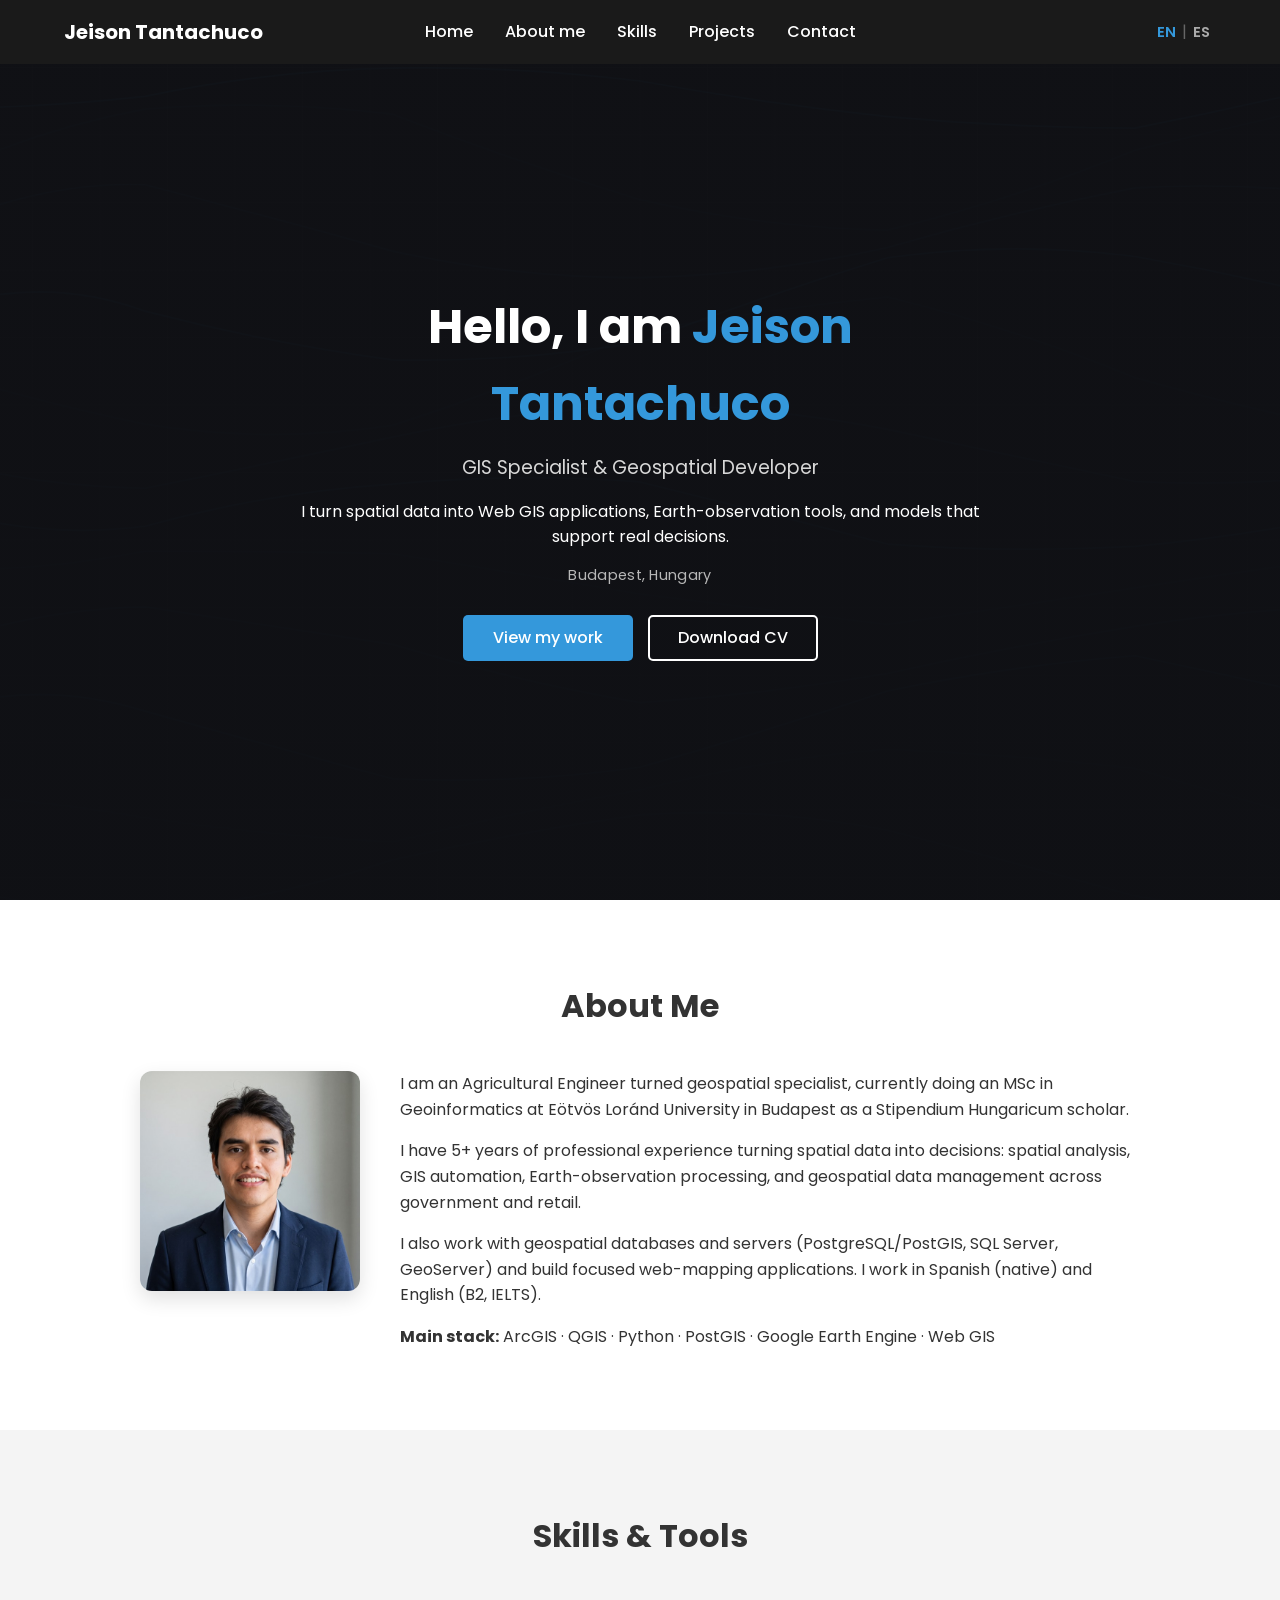
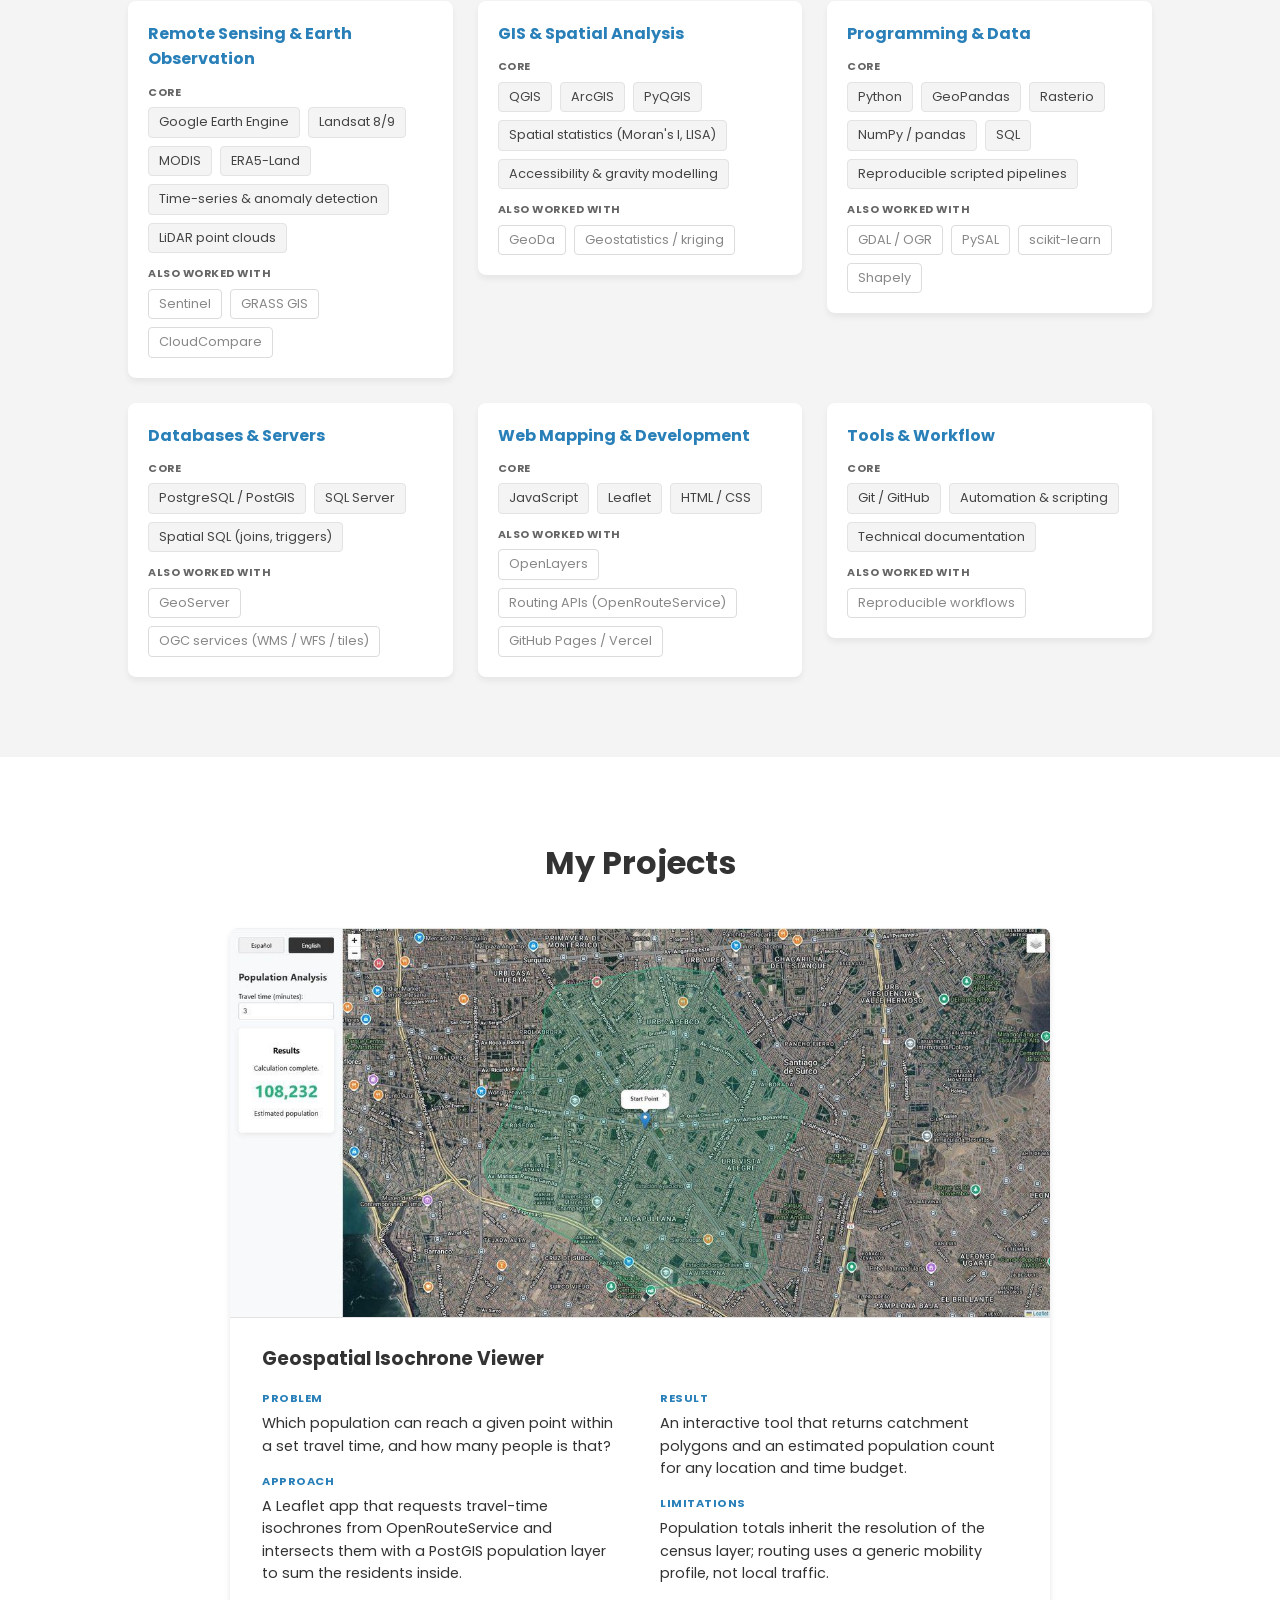
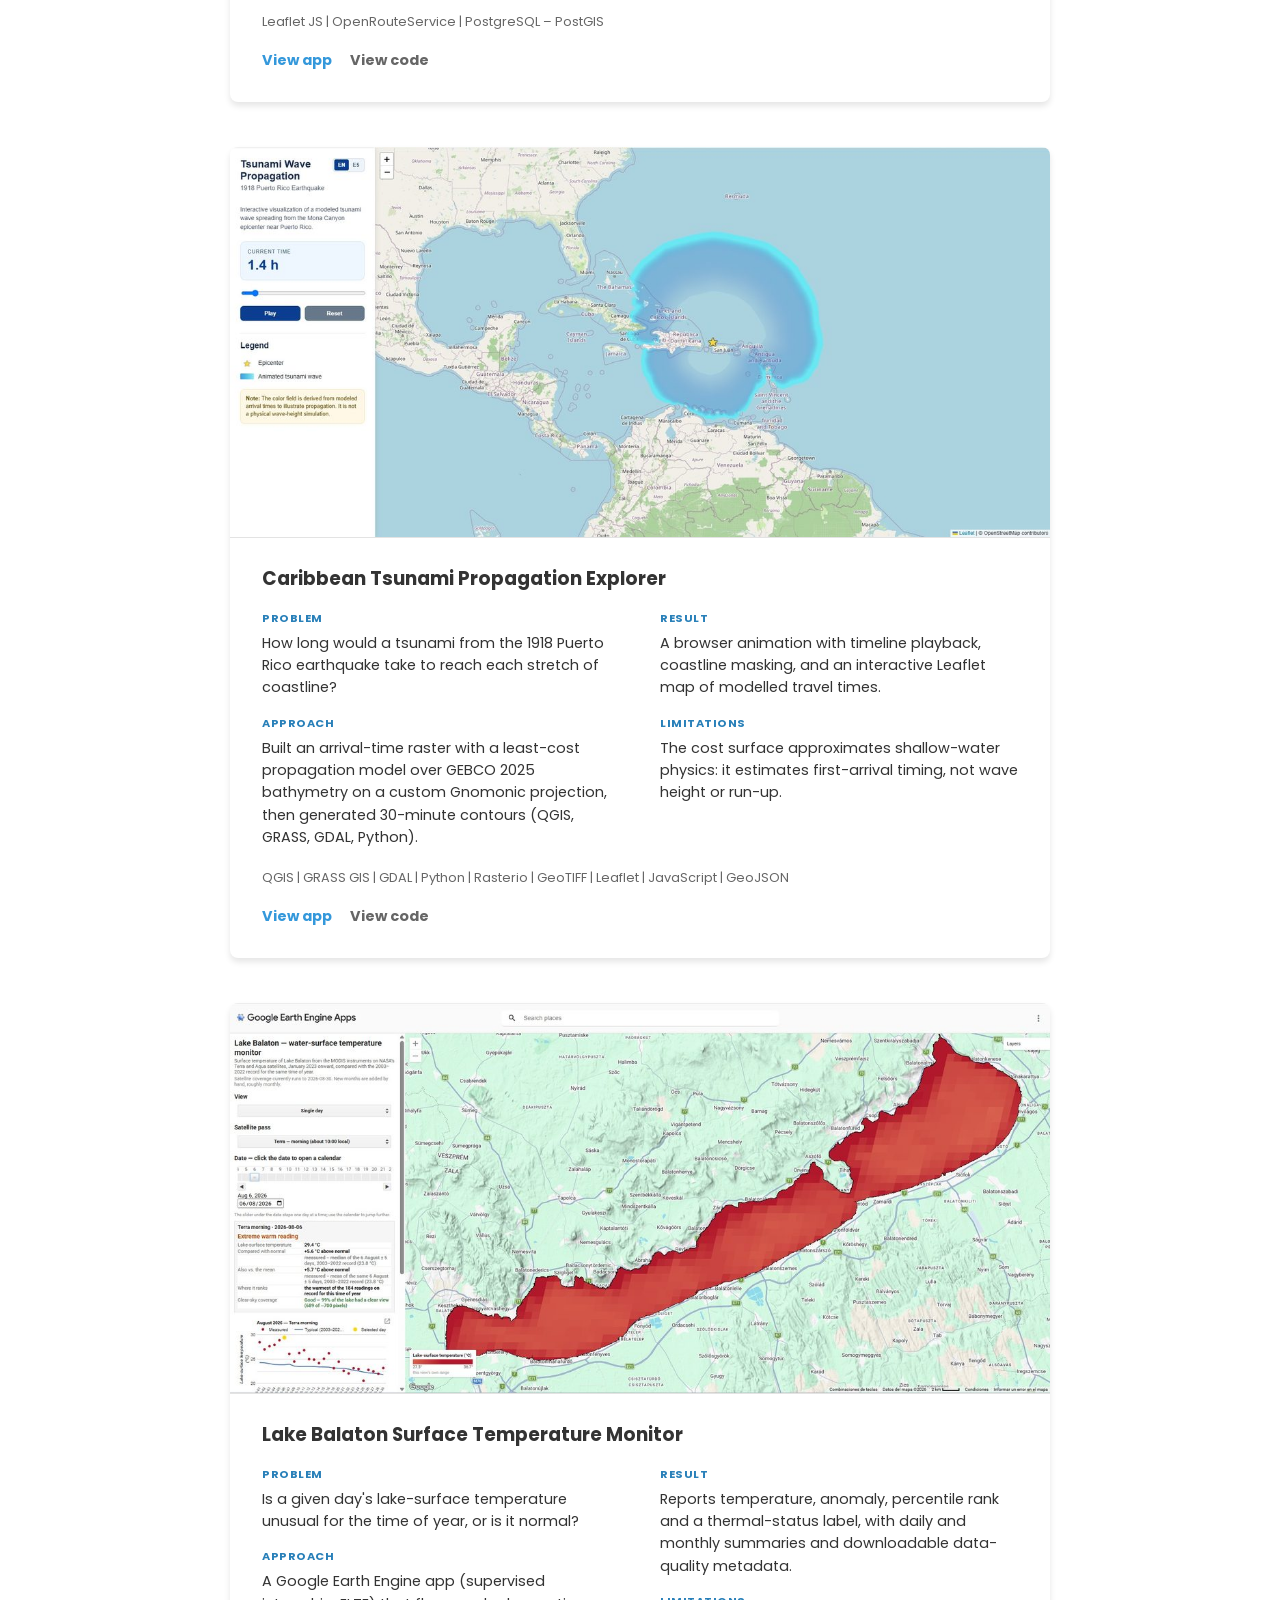
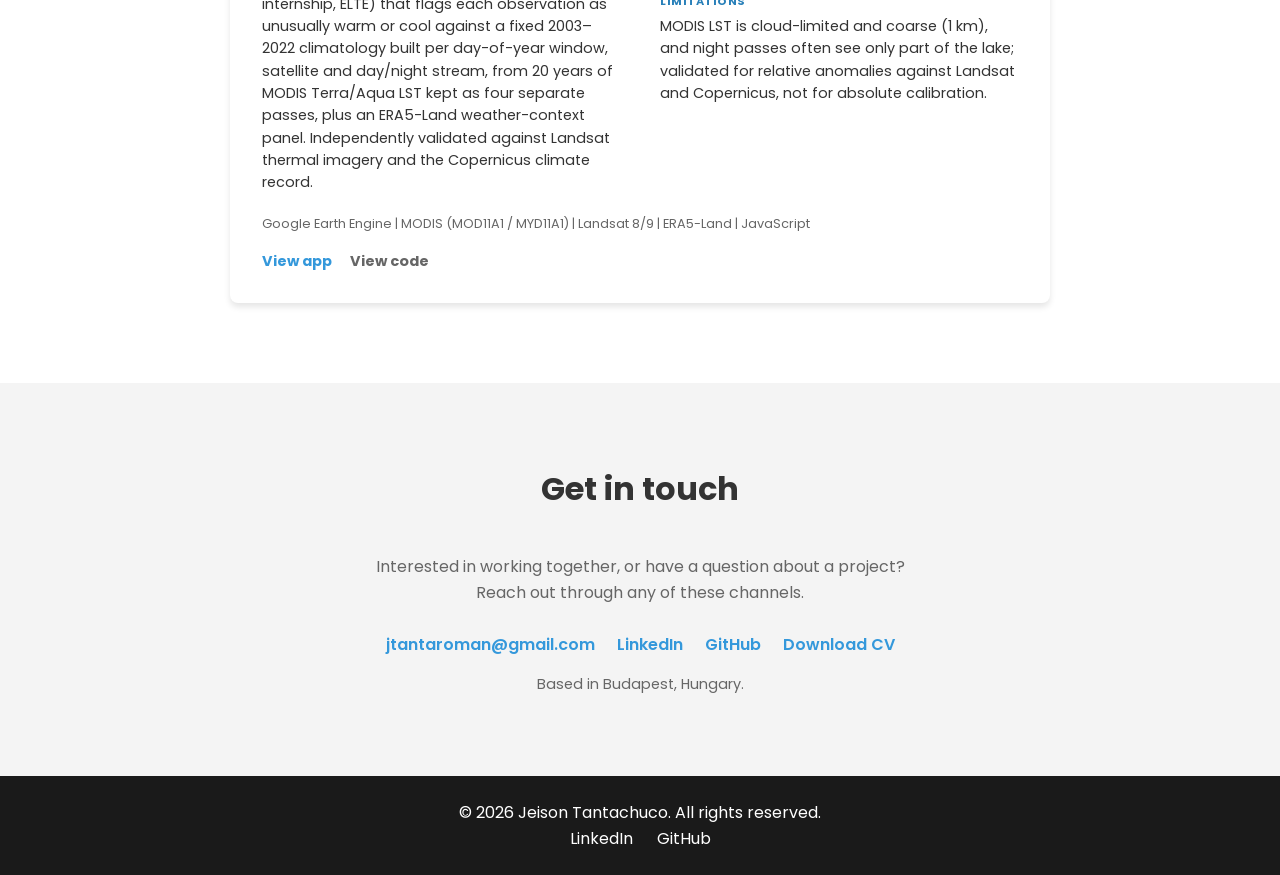
<file: index.html>
<!DOCTYPE html>
<html lang="en">
<head>
    <meta charset="UTF-8">
    <meta name="viewport" content="width=device-width, initial-scale=1.0">

    <title>Jeison Tantachuco, GIS Specialist &amp; Geospatial Developer</title>
    <meta name="description" content="Jeison Tantachuco, GIS Specialist and Geospatial Developer. MSc Geoinformatics student building Web GIS applications, Google Earth Engine tools, and spatial models. Based in Budapest, Hungary.">
    <meta name="author" content="Jeison Tantachuco">

    <!-- Open Graph / social preview -->
    <meta property="og:type" content="website">
    <meta property="og:title" content="Jeison Tantachuco, GIS Specialist &amp; Geospatial Developer">
    <meta property="og:description" content="Web GIS applications, Google Earth Engine tools, and spatial models. Based in Budapest, Hungary.">
    <meta property="og:url" content="https://jeisontantachuco.github.io/portafolio/">
    <meta property="og:image" content="https://jeisontantachuco.github.io/portafolio/assets/images/og-image.png">
    <meta name="twitter:card" content="summary_large_image">

    <link rel="icon" href="assets/favicon.svg" type="image/svg+xml">

    <!-- Vinculamos el CSS -->
    <link rel="stylesheet" href="css/style.css">
    <!-- Fuente de Google Fonts -->
    <link href="https://fonts.googleapis.com/css2?family=Poppins:wght@300;400;600;700&display=swap" rel="stylesheet">
</head>
<body>

    <!-- BARRA DE NAVEGACIÓN -->
    <header class="header">
        <nav class="navbar">
            <a href="#inicio" class="logo" data-i18n="logo">Jeison Tantachuco</a>

            <ul class="nav-links">
                <li>
                    <a href="#inicio" data-i18n="nav.home">Home</a>
                </li>
                <li>
                    <a href="#sobre-mi" data-i18n="nav.about">About me</a>
                </li>
                <li>
                    <a href="#skills" data-i18n="nav.skills">Skills</a>
                </li>
                <li>
                    <a href="#proyectos" data-i18n="nav.projects">Projects</a>
                </li>
                <li>
                    <a href="#contacto" data-i18n="nav.contact">Contact</a>
                </li>
            </ul>

            <div class="language-switcher" aria-label="Select language">
                <button
                    type="button"
                    class="language-btn active"
                    data-lang="en"
                    aria-pressed="true">
                    EN
                </button>

                <span class="language-divider">|</span>

                <button
                    type="button"
                    class="language-btn"
                    data-lang="es"
                    aria-pressed="false">
                    ES
                </button>
            </div>

            <button
                type="button"
                class="hamburger"
                aria-label="Open navigation menu"
                aria-expanded="false">
                <span></span>
                <span></span>
                <span></span>
            </button>
        </nav>
    </header>

    <!-- SECCIÓN HERO (PRINCIPAL) -->
    <section id="inicio" class="hero">
        <div class="hero-content">
            <h1>
                <span data-i18n="hero.greeting">Hello, I am</span>
                <span class="highlight">Jeison Tantachuco</span>
            </h1>

            <h3 data-i18n="hero.role">GIS Specialist &amp; Geospatial Developer</h3>

            <p data-i18n="hero.description">
                I turn spatial data into Web GIS applications, Earth-observation
                tools, and models that support real decisions.
            </p>

            <p class="hero-meta">
                <span data-i18n="hero.location">Budapest, Hungary</span>
            </p>

            <div class="hero-actions">
                <a href="#proyectos" class="btn" data-i18n="hero.button">
                    View my work
                </a>
                <a
                    href="jeisontantachuco_cv.pdf"
                    class="btn btn-outline cv-link"
                    data-cv-en="jeisontantachuco_cv.pdf"
                    data-cv-es="jeisontantachuco_cv_es.pdf"
                    target="_blank"
                    rel="noopener noreferrer"
                    download
                    data-i18n="hero.cv">
                    Download CV
                </a>
            </div>
        </div>
    </section>

    <!-- SECCIÓN SOBRE MÍ -->
    <section id="sobre-mi" class="section">
        <h2 class="section-title" data-i18n="about.title">About Me</h2>

        <div class="about-container">
            <div class="about-photo">
                <img
                    src="assets/images/headshot.jpg"
                    alt="Jeison Tantachuco"
                    style="display:none"
                    onload="this.style.display='block';this.nextElementSibling.style.display='none';">
                <div class="about-photo-fallback" aria-hidden="true">JT</div>
            </div>

            <div class="about-text">
                <p data-i18n="about.p1">
                    I am an Agricultural Engineer turned geospatial specialist,
                    currently doing an MSc in Geoinformatics at Eötvös Loránd
                    University in Budapest as a Stipendium Hungaricum scholar.
                </p>

                <p data-i18n="about.p2">
                    I have 5+ years of professional experience turning spatial
                    data into decisions: spatial analysis, GIS automation,
                    Earth-observation processing, and geospatial data management
                    across government and retail.
                </p>

                <p data-i18n="about.p3">
                    I also work with geospatial databases and servers
                    (PostgreSQL/PostGIS, SQL Server, GeoServer) and build focused
                    web-mapping applications. I work in Spanish (native) and
                    English (B2, IELTS).
                </p>

                <p>
                    <strong data-i18n="about.stack">Main stack:</strong>
                    ArcGIS · QGIS · Python · PostGIS · Google Earth Engine · Web GIS
                </p>
            </div>
        </div>
    </section>

    <!-- SECCIÓN SKILLS -->
    <section id="skills" class="section bg-light">
        <h2 class="section-title" data-i18n="skills.title">Skills &amp; Tools</h2>

        <div class="skills-grid">
            <div class="skill-category">
                <h3 data-i18n="skills.rs.title">Remote Sensing &amp; Earth Observation</h3>
                <p class="skill-tier-label" data-i18n="skills.core">Core</p>
                <div class="skill-tags">
                    <span>Google Earth Engine</span>
                    <span>Landsat 8/9</span>
                    <span>MODIS</span>
                    <span>ERA5-Land</span>
                    <span>Time-series &amp; anomaly detection</span>
                    <span>LiDAR point clouds</span>
                </div>
                <p class="skill-tier-label" data-i18n="skills.familiar">Also worked with</p>
                <div class="skill-tags skill-tags-muted">
                    <span>Sentinel</span>
                    <span>GRASS GIS</span>
                    <span>CloudCompare</span>
                </div>
            </div>

            <div class="skill-category">
                <h3 data-i18n="skills.gis.title">GIS &amp; Spatial Analysis</h3>
                <p class="skill-tier-label" data-i18n="skills.core">Core</p>
                <div class="skill-tags">
                    <span>QGIS</span>
                    <span>ArcGIS</span>
                    <span>PyQGIS</span>
                    <span>Spatial statistics (Moran's I, LISA)</span>
                    <span>Accessibility &amp; gravity modelling</span>
                </div>
                <p class="skill-tier-label" data-i18n="skills.familiar">Also worked with</p>
                <div class="skill-tags skill-tags-muted">
                    <span>GeoDa</span>
                    <span>Geostatistics / kriging</span>
                </div>
            </div>

            <div class="skill-category">
                <h3 data-i18n="skills.programming.title">Programming &amp; Data</h3>
                <p class="skill-tier-label" data-i18n="skills.core">Core</p>
                <div class="skill-tags">
                    <span>Python</span>
                    <span>GeoPandas</span>
                    <span>Rasterio</span>
                    <span>NumPy / pandas</span>
                    <span>SQL</span>
                    <span>Reproducible scripted pipelines</span>
                </div>
                <p class="skill-tier-label" data-i18n="skills.familiar">Also worked with</p>
                <div class="skill-tags skill-tags-muted">
                    <span>GDAL / OGR</span>
                    <span>PySAL</span>
                    <span>scikit-learn</span>
                    <span>Shapely</span>
                </div>
            </div>

            <div class="skill-category">
                <h3 data-i18n="skills.databases.title">Databases &amp; Servers</h3>
                <p class="skill-tier-label" data-i18n="skills.core">Core</p>
                <div class="skill-tags">
                    <span>PostgreSQL / PostGIS</span>
                    <span>SQL Server</span>
                    <span>Spatial SQL (joins, triggers)</span>
                </div>
                <p class="skill-tier-label" data-i18n="skills.familiar">Also worked with</p>
                <div class="skill-tags skill-tags-muted">
                    <span>GeoServer</span>
                    <span>OGC services (WMS / WFS / tiles)</span>
                </div>
            </div>

            <div class="skill-category">
                <h3 data-i18n="skills.web.title">Web Mapping &amp; Development</h3>
                <p class="skill-tier-label" data-i18n="skills.core">Core</p>
                <div class="skill-tags">
                    <span>JavaScript</span>
                    <span>Leaflet</span>
                    <span>HTML / CSS</span>
                </div>
                <p class="skill-tier-label" data-i18n="skills.familiar">Also worked with</p>
                <div class="skill-tags skill-tags-muted">
                    <span>OpenLayers</span>
                    <span>Routing APIs (OpenRouteService)</span>
                    <span>GitHub Pages / Vercel</span>
                </div>
            </div>

            <div class="skill-category">
                <h3 data-i18n="skills.tools.title">Tools &amp; Workflow</h3>
                <p class="skill-tier-label" data-i18n="skills.core">Core</p>
                <div class="skill-tags">
                    <span>Git / GitHub</span>
                    <span>Automation &amp; scripting</span>
                    <span>Technical documentation</span>
                </div>
                <p class="skill-tier-label" data-i18n="skills.familiar">Also worked with</p>
                <div class="skill-tags skill-tags-muted">
                    <span>Reproducible workflows</span>
                </div>
            </div>
        </div>
    </section>

    <!-- SECCIÓN PROYECTOS -->
    <section id="proyectos" class="section">
        <h2 class="section-title" data-i18n="projects.title">
            My Projects
        </h2>

        <div class="projects-grid">
            <!-- Project 1 -->
            <div class="project-card">
                <a
                    class="project-thumb"
                    style="display:none"
                    href="https://isocronapoblacion.vercel.app/"
                    target="_blank"
                    rel="noopener noreferrer"
                    aria-label="Open the Geospatial Isochrone Viewer app">
                    <img
                        src="assets/images/projects/isochrone-viewer.jpg"
                        alt="Screenshot of the Geospatial Isochrone Viewer"
                        onload="this.closest('.project-thumb').style.display='block'"
                        onerror="this.closest('.project-thumb').remove()">
                </a>
                <div class="card-content">
                    <h3 data-i18n="projects.isochrones.title">
                        Geospatial Isochrone Viewer
                    </h3>

                    <dl class="project-detail">
                        <div>
                            <dt data-i18n="projects.labels.problem">Problem</dt>
                            <dd data-i18n="projects.isochrones.problem">
                                Which population can reach a given point within a set
                                travel time, and how many people is that?
                            </dd>
                        </div>
                        <div>
                            <dt data-i18n="projects.labels.approach">Approach</dt>
                            <dd data-i18n="projects.isochrones.approach">
                                A Leaflet app that requests travel-time isochrones from
                                OpenRouteService and intersects them with a PostGIS
                                population layer to sum the residents inside.
                            </dd>
                        </div>
                        <div>
                            <dt data-i18n="projects.labels.result">Result</dt>
                            <dd data-i18n="projects.isochrones.result">
                                An interactive tool that returns catchment polygons and
                                an estimated population count for any location and time
                                budget.
                            </dd>
                        </div>
                        <div>
                            <dt data-i18n="projects.labels.limits">Limitations</dt>
                            <dd data-i18n="projects.isochrones.limits">
                                Population totals inherit the resolution of the census
                                layer; routing uses a generic mobility profile, not
                                local traffic.
                            </dd>
                        </div>
                    </dl>

                    <div class="tech-stack">
                        <span>Leaflet JS</span> |
                        <span>OpenRouteService</span> |
                        <span>PostgreSQL – PostGIS</span>
                    </div>

                    <div class="project-links">
                        <a
                            href="https://isocronapoblacion.vercel.app/"
                            class="btn-small"
                            target="_blank"
                            rel="noopener noreferrer"
                            data-i18n="projects.viewApp">
                            View app
                        </a>
                        <a
                            href="https://github.com/JeisonTantachuco/isocrona_poblacion"
                            class="btn-small btn-code"
                            target="_blank"
                            rel="noopener noreferrer"
                            data-i18n="projects.viewCode">
                            View code
                        </a>
                    </div>
                </div>
            </div>

            <!-- Project 2 -->
            <div class="project-card">
                <a
                    class="project-thumb"
                    style="display:none"
                    href="https://jeisontantachuco.github.io/caribbean-tsunami-propagation-explorer/"
                    target="_blank"
                    rel="noopener noreferrer"
                    aria-label="Open the Caribbean Tsunami Propagation Explorer app">
                    <img
                        src="assets/images/projects/tsunami-explorer.jpg"
                        alt="Screenshot of the Caribbean Tsunami Propagation Explorer"
                        onload="this.closest('.project-thumb').style.display='block'"
                        onerror="this.closest('.project-thumb').remove()">
                </a>
                <div class="card-content">
                    <h3 data-i18n="projects.tsunami.title">
                        Caribbean Tsunami Propagation Explorer
                    </h3>

                    <dl class="project-detail">
                        <div>
                            <dt data-i18n="projects.labels.problem">Problem</dt>
                            <dd data-i18n="projects.tsunami.problem">
                                How long would a tsunami from the 1918 Puerto Rico
                                earthquake take to reach each stretch of coastline?
                            </dd>
                        </div>
                        <div>
                            <dt data-i18n="projects.labels.approach">Approach</dt>
                            <dd data-i18n="projects.tsunami.approach">
                                Built an arrival-time raster with a least-cost
                                propagation model over GEBCO 2025 bathymetry on a
                                custom Gnomonic projection, then generated 30-minute
                                contours (QGIS, GRASS, GDAL, Python).
                            </dd>
                        </div>
                        <div>
                            <dt data-i18n="projects.labels.result">Result</dt>
                            <dd data-i18n="projects.tsunami.result">
                                A browser animation with timeline playback, coastline
                                masking, and an interactive Leaflet map of modelled
                                travel times.
                            </dd>
                        </div>
                        <div>
                            <dt data-i18n="projects.labels.limits">Limitations</dt>
                            <dd data-i18n="projects.tsunami.limits">
                                The cost surface approximates shallow-water physics: it
                                estimates first-arrival timing, not wave height or
                                run-up.
                            </dd>
                        </div>
                    </dl>

                    <div class="tech-stack">
                        <span>QGIS</span> |
                        <span>GRASS GIS</span> |
                        <span>GDAL</span> |
                        <span>Python</span> |
                        <span>Rasterio</span> |
                        <span>GeoTIFF</span> |
                        <span>Leaflet</span> |
                        <span>JavaScript</span> |
                        <span>GeoJSON</span>
                    </div>

                    <div class="project-links">
                        <a
                            href="https://jeisontantachuco.github.io/caribbean-tsunami-propagation-explorer/"
                            class="btn-small"
                            target="_blank"
                            rel="noopener noreferrer"
                            data-i18n="projects.viewApp">
                            View app
                        </a>
                        <a
                            href="https://github.com/JeisonTantachuco/caribbean-tsunami-propagation-explorer"
                            class="btn-small btn-code"
                            target="_blank"
                            rel="noopener noreferrer"
                            data-i18n="projects.viewCode">
                            View code
                        </a>
                    </div>
                </div>
            </div>

            <!-- Project 3 -->
            <div class="project-card">
                <a
                    class="project-thumb"
                    style="display:none"
                    href="https://jtantaroman.users.earthengine.app/view/lake-balaton-lst-monitor"
                    target="_blank"
                    rel="noopener noreferrer"
                    aria-label="Open the Lake Balaton Surface Temperature Monitor app">
                    <img
                        src="assets/images/projects/balaton-lst-monitor.jpg"
                        alt="Screenshot of the Lake Balaton Surface Temperature Monitor"
                        onload="this.closest('.project-thumb').style.display='block'"
                        onerror="this.closest('.project-thumb').remove()">
                </a>
                <div class="card-content">
                    <h3 data-i18n="projects.balaton.title">
                        Lake Balaton Surface Temperature Monitor
                    </h3>

                    <dl class="project-detail">
                        <div>
                            <dt data-i18n="projects.labels.problem">Problem</dt>
                            <dd data-i18n="projects.balaton.problem">
                                Is a given day's lake-surface temperature unusual for
                                the time of year, or is it normal?
                            </dd>
                        </div>
                        <div>
                            <dt data-i18n="projects.labels.approach">Approach</dt>
                            <dd data-i18n="projects.balaton.approach">
                                A Google Earth Engine app (supervised internship, ELTE)
                                that flags each observation as unusually warm or cool
                                against a fixed 2003–2022 climatology built per
                                day-of-year window, satellite and day/night stream, from
                                20 years of MODIS Terra/Aqua LST kept as four separate
                                passes, plus an ERA5-Land weather-context panel.
                                Independently validated against Landsat thermal imagery
                                and the Copernicus climate record.
                            </dd>
                        </div>
                        <div>
                            <dt data-i18n="projects.labels.result">Result</dt>
                            <dd data-i18n="projects.balaton.result">
                                Reports temperature, anomaly, percentile rank and a
                                thermal-status label, with daily and monthly summaries
                                and downloadable data-quality metadata.
                            </dd>
                        </div>
                        <div>
                            <dt data-i18n="projects.labels.limits">Limitations</dt>
                            <dd data-i18n="projects.balaton.limits">
                                MODIS LST is cloud-limited and coarse (1 km), and night
                                passes often see only part of the lake; validated for
                                relative anomalies against Landsat and Copernicus, not
                                for absolute calibration.
                            </dd>
                        </div>
                    </dl>

                    <div class="tech-stack">
                        <span>Google Earth Engine</span> |
                        <span>MODIS (MOD11A1 / MYD11A1)</span> |
                        <span>Landsat 8/9</span> |
                        <span>ERA5-Land</span> |
                        <span>JavaScript</span>
                    </div>

                    <div class="project-links">
                        <a
                            href="https://jtantaroman.users.earthengine.app/view/lake-balaton-lst-monitor"
                            class="btn-small"
                            target="_blank"
                            rel="noopener noreferrer"
                            data-i18n="projects.viewApp">
                            View app
                        </a>
                        <a
                            href="https://github.com/JeisonTantachuco/lake-balaton-lst-monitor"
                            class="btn-small btn-code"
                            target="_blank"
                            rel="noopener noreferrer"
                            data-i18n="projects.viewCode">
                            View code
                        </a>
                    </div>
                </div>
            </div>
        </div>
    </section>

    <!-- SECCIÓN CONTACTO -->
    <section id="contacto" class="section contact bg-light">
        <h2 class="section-title" data-i18n="contact.title">Get in touch</h2>

        <p class="contact-description" data-i18n="contact.description">
            Interested in working together, or have a question about a project?
            Reach out through any of these channels.
        </p>

        <div class="contact-methods">
            <a href="mailto:jtantaroman@gmail.com">jtantaroman@gmail.com</a>
            <a
                href="https://www.linkedin.com/in/jeison-alberto-tantachuco-roman/"
                target="_blank"
                rel="noopener noreferrer">
                LinkedIn
            </a>
            <a
                href="https://github.com/JeisonTantachuco"
                target="_blank"
                rel="noopener noreferrer">
                GitHub
            </a>
            <a
                href="jeisontantachuco_cv.pdf"
                class="cv-link"
                data-cv-en="jeisontantachuco_cv.pdf"
                data-cv-es="jeisontantachuco_cv_es.pdf"
                target="_blank"
                rel="noopener noreferrer"
                download
                data-i18n="contact.cv">
                Download CV
            </a>
        </div>

        <p class="contact-location" data-i18n="contact.location">
            Based in Budapest, Hungary.
        </p>
    </section>

    <!-- FOOTER -->
    <footer class="footer">
        <p>
            &copy; 2026 Jeison Tantachuco.
            <span data-i18n="footer.rights">All rights reserved.</span>
        </p>

        <div class="socials">
            <a
                href="https://www.linkedin.com/in/jeison-alberto-tantachuco-roman/"
                target="_blank"
                rel="noopener noreferrer">
                LinkedIn
            </a>

            <a
                href="https://github.com/JeisonTantachuco"
                target="_blank"
                rel="noopener noreferrer">
                GitHub
            </a>
        </div>
    </footer>

    <!-- Vinculamos el JS -->
    <script type="module" src="js/main.js"></script>
</body>
</html>
</file>
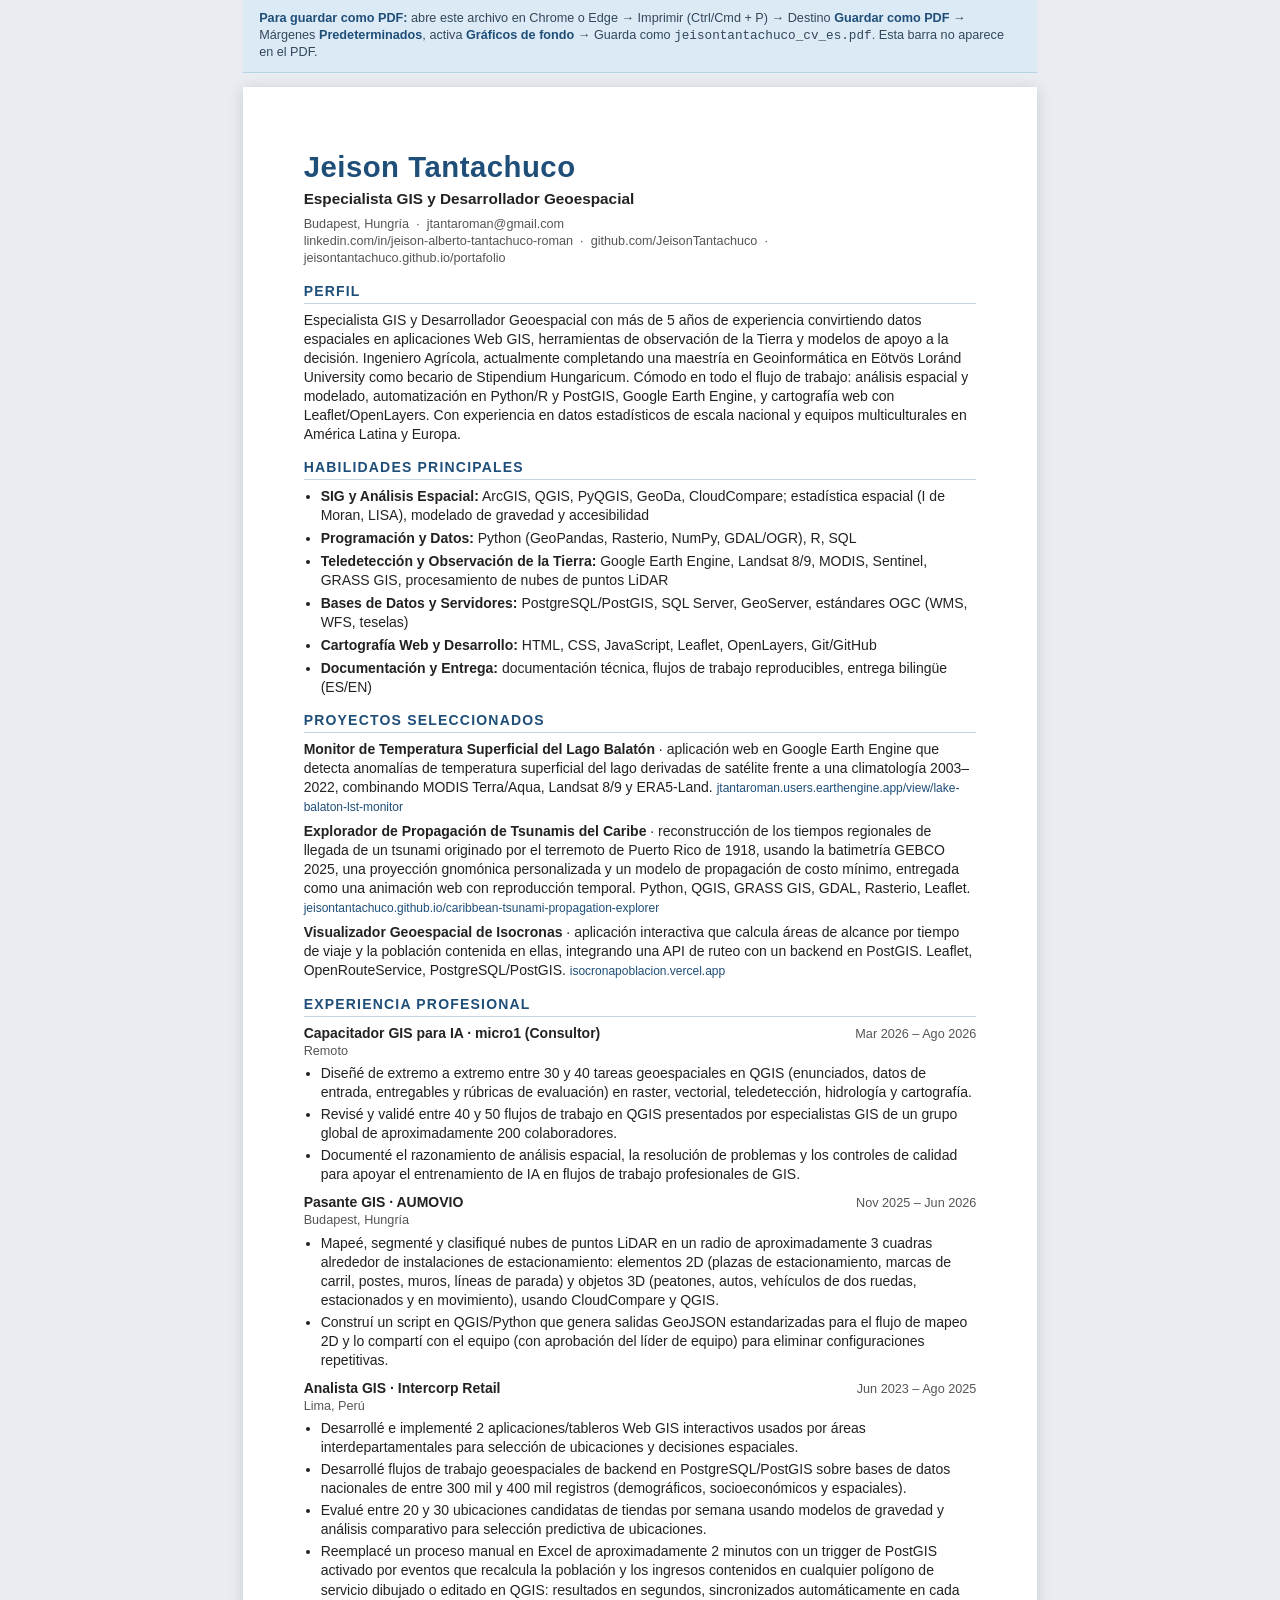
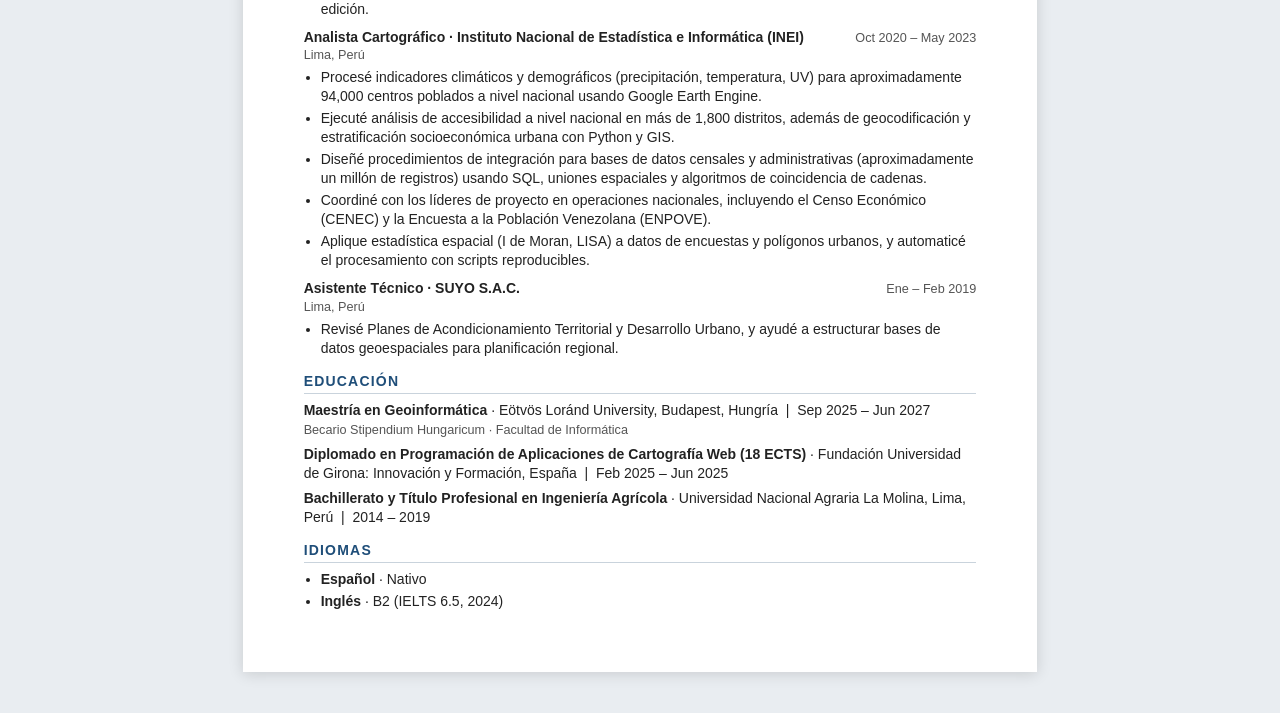
<file: cv/cv-es.html>
<!DOCTYPE html>
<html lang="es">
<head>
<meta charset="UTF-8">
<meta name="viewport" content="width=device-width, initial-scale=1.0">
<title>Jeison Tantachuco · CV</title>
<style>
    :root {
        --accent: #1f4e79;
        --ink: #222;
        --muted: #555;
        --rule: #c9d3dc;
    }

    * { box-sizing: border-box; }

    html, body {
        margin: 0;
        padding: 0;
        background: #e9edf1;
        color: var(--ink);
        font-family: "Calibri", "Segoe UI", "Helvetica Neue", Arial, sans-serif;
        font-size: 10.5pt;
        line-height: 1.36;
    }

    /* screen-only helper bar */
    .hint {
        max-width: 210mm;
        margin: 0 auto;
        padding: 10px 16px;
        font-size: 9.5pt;
        color: #33475b;
        background: #dceaf5;
        border-bottom: 1px solid #b9d3e6;
    }
    .hint b { color: #1f4e79; }

    .page {
        max-width: 210mm;
        margin: 14px auto 40px;
        padding: 16mm 16mm 14mm;
        background: #fff;
        box-shadow: 0 2px 14px rgba(0, 0, 0, 0.14);
    }

    header { margin-bottom: 10px; }

    h1 {
        margin: 0;
        font-size: 22pt;
        letter-spacing: 0.5px;
        color: var(--accent);
    }

    .role {
        margin: 2px 0 6px;
        font-size: 11.5pt;
        font-weight: 600;
        color: var(--ink);
    }

    .contact {
        font-size: 9.5pt;
        color: var(--muted);
    }
    .contact a { color: var(--muted); text-decoration: none; }
    .contact span { white-space: nowrap; }

    h2 {
        font-size: 10.5pt;
        text-transform: uppercase;
        letter-spacing: 1.2px;
        color: var(--accent);
        border-bottom: 1.5px solid var(--rule);
        padding-bottom: 2px;
        margin: 14px 0 7px;
    }

    p { margin: 0 0 6px; }

    ul { margin: 4px 0 8px; padding-left: 17px; }
    li { margin-bottom: 3px; }

    .skills li { margin-bottom: 4px; }
    .skills strong { color: var(--ink); }

    .job { margin-bottom: 9px; }
    .job-head {
        display: flex;
        justify-content: space-between;
        align-items: baseline;
        gap: 12px;
    }
    .job-title { font-weight: 700; }
    .job-title .org { font-weight: 600; }
    .job-meta {
        white-space: nowrap;
        color: var(--muted);
        font-size: 9.5pt;
    }
    .job-loc { color: var(--muted); font-size: 9.5pt; margin: 0 0 3px; }

    .proj { margin-bottom: 6px; }
    .proj b { color: var(--ink); }
    .proj .link { color: var(--accent); font-size: 9pt; text-decoration: none; }

    .edu-item { margin-bottom: 6px; }
    .edu-item .sub { color: var(--muted); font-size: 9.5pt; }

    a { color: var(--accent); }

    @media print {
        html, body { background: #fff; font-size: 10pt; }
        .hint { display: none; }
        .page {
            max-width: none;
            margin: 0;
            padding: 0;
            box-shadow: none;
        }
        h2 { break-after: avoid; }
        .job, .proj, .edu-item { break-inside: avoid; }
    }

    @page { size: A4; margin: 14mm 15mm; }
</style>
</head>
<body>

<div class="hint">
    <b>Para guardar como PDF:</b> abre este archivo en Chrome o Edge → Imprimir (Ctrl/Cmd&nbsp;+&nbsp;P) →
    Destino <b>Guardar como PDF</b> → Márgenes <b>Predeterminados</b>, activa <b>Gráficos de fondo</b> → Guarda como
    <code>jeisontantachuco_cv_es.pdf</code>. Esta barra no aparece en el PDF.
</div>

<div class="page">

    <header>
        <h1>Jeison Tantachuco</h1>
        <div class="role">Especialista GIS y Desarrollador Geoespacial</div>
        <div class="contact">
            <span>Budapest, Hungría</span> &nbsp;·&nbsp;
            <span><a href="mailto:jtantaroman@gmail.com">jtantaroman@gmail.com</a></span><br>
            <span><a href="https://linkedin.com/in/jeison-alberto-tantachuco-roman">linkedin.com/in/jeison-alberto-tantachuco-roman</a></span> &nbsp;·&nbsp;
            <span><a href="https://github.com/JeisonTantachuco">github.com/JeisonTantachuco</a></span> &nbsp;·&nbsp;
            <span><a href="https://jeisontantachuco.github.io/portafolio">jeisontantachuco.github.io/portafolio</a></span>
        </div>
    </header>

    <h2>Perfil</h2>
    <p>
        Especialista GIS y Desarrollador Geoespacial con más de 5 años de experiencia convirtiendo datos
        espaciales en aplicaciones Web GIS, herramientas de observación de la Tierra y modelos de apoyo a la
        decisión. Ingeniero Agrícola, actualmente completando una maestría en Geoinformática en Eötvös Loránd
        University como becario de Stipendium Hungaricum. Cómodo en todo el flujo de trabajo: análisis
        espacial y modelado, automatización en Python/R y PostGIS, Google Earth Engine, y cartografía web con
        Leaflet/OpenLayers. Con experiencia en datos estadísticos de escala nacional y equipos multiculturales
        en América Latina y Europa.
    </p>

    <h2>Habilidades Principales</h2>
    <ul class="skills">
        <li><strong>SIG y Análisis Espacial:</strong> ArcGIS, QGIS, PyQGIS, GeoDa, CloudCompare; estadística espacial (I de Moran, LISA), modelado de gravedad y accesibilidad</li>
        <li><strong>Programación y Datos:</strong> Python (GeoPandas, Rasterio, NumPy, GDAL/OGR), R, SQL</li>
        <li><strong>Teledetección y Observación de la Tierra:</strong> Google Earth Engine, Landsat 8/9, MODIS, Sentinel, GRASS GIS, procesamiento de nubes de puntos LiDAR</li>
        <li><strong>Bases de Datos y Servidores:</strong> PostgreSQL/PostGIS, SQL Server, GeoServer, estándares OGC (WMS, WFS, teselas)</li>
        <li><strong>Cartografía Web y Desarrollo:</strong> HTML, CSS, JavaScript, Leaflet, OpenLayers, Git/GitHub</li>
        <li><strong>Documentación y Entrega:</strong> documentación técnica, flujos de trabajo reproducibles, entrega bilingüe (ES/EN)</li>
    </ul>

    <h2>Proyectos Seleccionados</h2>
    <div class="proj">
        <b>Monitor de Temperatura Superficial del Lago Balatón</b> &middot; aplicación web en Google Earth Engine
        que detecta anomalías de temperatura superficial del lago derivadas de satélite frente a una
        climatología 2003–2022, combinando MODIS Terra/Aqua, Landsat 8/9 y ERA5-Land.
        <a class="link" href="https://jtantaroman.users.earthengine.app/view/lake-balaton-lst-monitor">jtantaroman.users.earthengine.app/view/lake-balaton-lst-monitor</a>
    </div>
    <div class="proj">
        <b>Explorador de Propagación de Tsunamis del Caribe</b> &middot; reconstrucción de los tiempos regionales de
        llegada de un tsunami originado por el terremoto de Puerto Rico de 1918, usando la batimetría GEBCO
        2025, una proyección gnomónica personalizada y un modelo de propagación de costo mínimo, entregada
        como una animación web con reproducción temporal.
        Python, QGIS, GRASS GIS, GDAL, Rasterio, Leaflet.
        <a class="link" href="https://jeisontantachuco.github.io/caribbean-tsunami-propagation-explorer/">jeisontantachuco.github.io/caribbean-tsunami-propagation-explorer</a>
    </div>
    <div class="proj">
        <b>Visualizador Geoespacial de Isocronas</b> &middot; aplicación interactiva que calcula áreas de alcance por
        tiempo de viaje y la población contenida en ellas, integrando una API de ruteo con un backend en
        PostGIS.
        Leaflet, OpenRouteService, PostgreSQL/PostGIS.
        <a class="link" href="https://isocronapoblacion.vercel.app/">isocronapoblacion.vercel.app</a>
    </div>

    <h2>Experiencia Profesional</h2>

    <div class="job">
        <div class="job-head">
            <div class="job-title">Capacitador GIS para IA <span class="org">&middot; micro1 (Consultor)</span></div>
            <div class="job-meta">Mar 2026 – Ago 2026</div>
        </div>
        <div class="job-loc">Remoto</div>
        <ul>
            <li>Diseñé de extremo a extremo entre 30 y 40 tareas geoespaciales en QGIS (enunciados, datos de entrada, entregables y rúbricas de evaluación) en raster, vectorial, teledetección, hidrología y cartografía.</li>
            <li>Revisé y validé entre 40 y 50 flujos de trabajo en QGIS presentados por especialistas GIS de un grupo global de aproximadamente 200 colaboradores.</li>
            <li>Documenté el razonamiento de análisis espacial, la resolución de problemas y los controles de calidad para apoyar el entrenamiento de IA en flujos de trabajo profesionales de GIS.</li>
        </ul>
    </div>

    <div class="job">
        <div class="job-head">
            <div class="job-title">Pasante GIS <span class="org">&middot; AUMOVIO</span></div>
            <div class="job-meta">Nov 2025 – Jun 2026</div>
        </div>
        <div class="job-loc">Budapest, Hungría</div>
        <ul>
            <li>Mapeé, segmenté y clasifiqué nubes de puntos LiDAR en un radio de aproximadamente 3 cuadras alrededor de instalaciones de estacionamiento: elementos 2D (plazas de estacionamiento, marcas de carril, postes, muros, líneas de parada) y objetos 3D (peatones, autos, vehículos de dos ruedas, estacionados y en movimiento), usando CloudCompare y QGIS.</li>
            <li>Construí un script en QGIS/Python que genera salidas GeoJSON estandarizadas para el flujo de mapeo 2D y lo compartí con el equipo (con aprobación del líder de equipo) para eliminar configuraciones repetitivas.</li>
        </ul>
    </div>

    <div class="job">
        <div class="job-head">
            <div class="job-title">Analista GIS <span class="org">&middot; Intercorp Retail</span></div>
            <div class="job-meta">Jun 2023 – Ago 2025</div>
        </div>
        <div class="job-loc">Lima, Perú</div>
        <ul>
            <li>Desarrollé e implementé 2 aplicaciones/tableros Web GIS interactivos usados por áreas interdepartamentales para selección de ubicaciones y decisiones espaciales.</li>
            <li>Desarrollé flujos de trabajo geoespaciales de backend en PostgreSQL/PostGIS sobre bases de datos nacionales de entre 300 mil y 400 mil registros (demográficos, socioeconómicos y espaciales).</li>
            <li>Evalué entre 20 y 30 ubicaciones candidatas de tiendas por semana usando modelos de gravedad y análisis comparativo para selección predictiva de ubicaciones.</li>
            <li>Reemplacé un proceso manual en Excel de aproximadamente 2 minutos con un trigger de PostGIS activado por eventos que recalcula la población y los ingresos contenidos en cualquier polígono de servicio dibujado o editado en QGIS: resultados en segundos, sincronizados automáticamente en cada edición.</li>
        </ul>
    </div>

    <div class="job">
        <div class="job-head">
            <div class="job-title">Analista Cartográfico <span class="org">&middot; Instituto Nacional de Estadística e Informática (INEI)</span></div>
            <div class="job-meta">Oct 2020 – May 2023</div>
        </div>
        <div class="job-loc">Lima, Perú</div>
        <ul>
            <li>Procesé indicadores climáticos y demográficos (precipitación, temperatura, UV) para aproximadamente 94,000 centros poblados a nivel nacional usando Google Earth Engine.</li>
            <li>Ejecuté análisis de accesibilidad a nivel nacional en más de 1,800 distritos, además de geocodificación y estratificación socioeconómica urbana con Python y GIS.</li>
            <li>Diseñé procedimientos de integración para bases de datos censales y administrativas (aproximadamente un millón de registros) usando SQL, uniones espaciales y algoritmos de coincidencia de cadenas.</li>
            <li>Coordiné con los líderes de proyecto en operaciones nacionales, incluyendo el Censo Económico (CENEC) y la Encuesta a la Población Venezolana (ENPOVE).</li>
            <li>Aplique estadística espacial (I de Moran, LISA) a datos de encuestas y polígonos urbanos, y automaticé el procesamiento con scripts reproducibles.</li>
        </ul>
    </div>

    <div class="job">
        <div class="job-head">
            <div class="job-title">Asistente Técnico <span class="org">&middot; SUYO S.A.C.</span></div>
            <div class="job-meta">Ene – Feb 2019</div>
        </div>
        <div class="job-loc">Lima, Perú</div>
        <ul>
            <li>Revisé Planes de Acondicionamiento Territorial y Desarrollo Urbano, y ayudé a estructurar bases de datos geoespaciales para planificación regional.</li>
        </ul>
    </div>

    <h2>Educación</h2>
    <div class="edu-item">
        <b>Maestría en Geoinformática</b> &middot; Eötvös Loránd University, Budapest, Hungría &nbsp;|&nbsp; Sep 2025 – Jun 2027<br>
        <span class="sub">Becario Stipendium Hungaricum · Facultad de Informática</span>
    </div>
    <div class="edu-item">
        <b>Diplomado en Programación de Aplicaciones de Cartografía Web (18 ECTS)</b> &middot; Fundación Universidad de Girona: Innovación y Formación, España &nbsp;|&nbsp; Feb 2025 – Jun 2025
    </div>
    <div class="edu-item">
        <b>Bachillerato y Título Profesional en Ingeniería Agrícola</b> &middot; Universidad Nacional Agraria La Molina, Lima, Perú &nbsp;|&nbsp; 2014 – 2019
    </div>

    <h2>Idiomas</h2>
    <ul>
        <li><strong>Español</strong> &middot; Nativo</li>
        <li><strong>Inglés</strong> &middot; B2 (IELTS 6.5, 2024)</li>
    </ul>

</div>

</body>
</html>
</file>
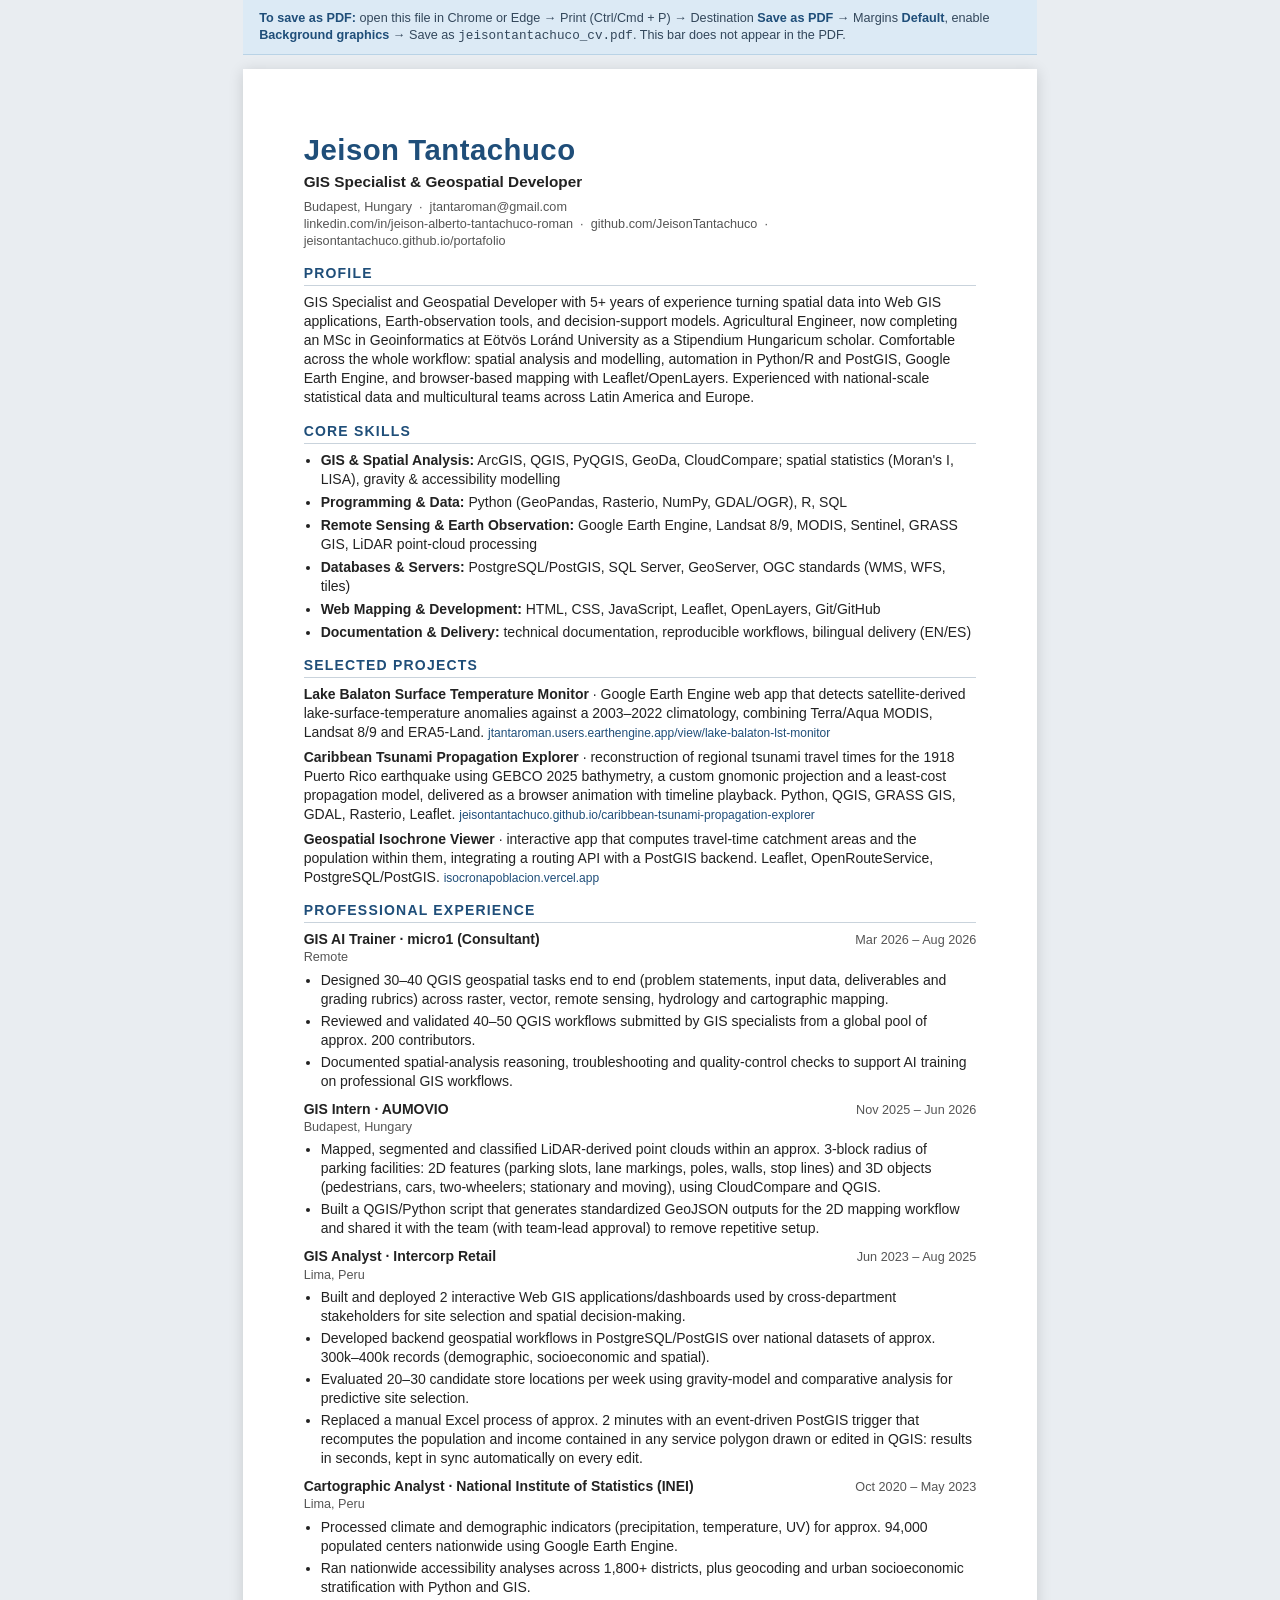
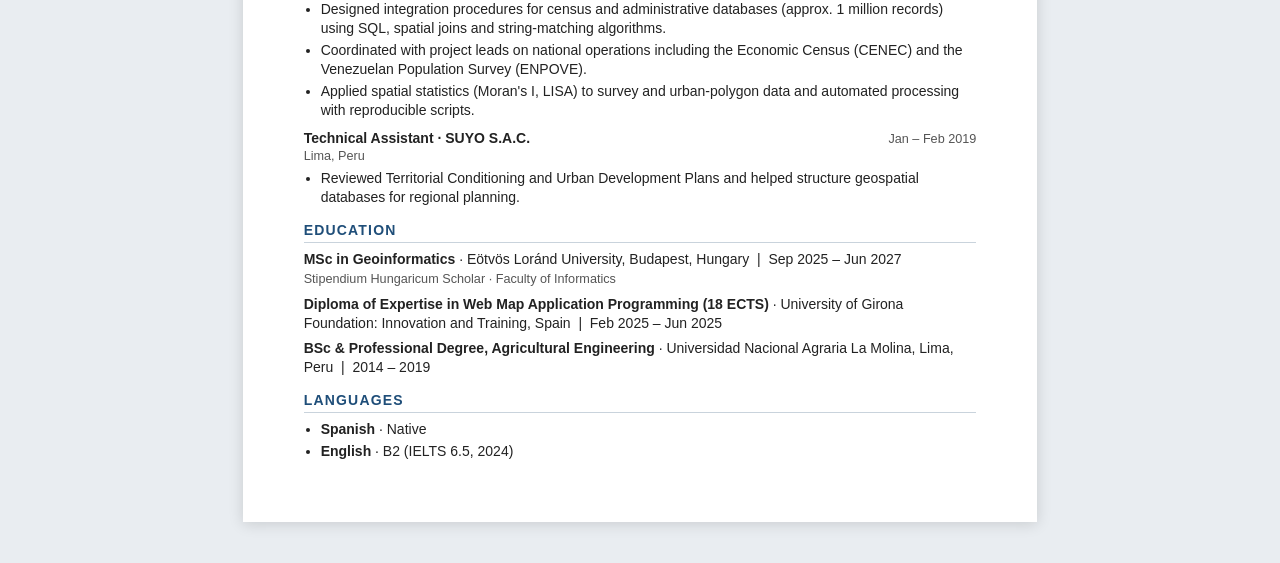
<file: cv/cv.html>
<!DOCTYPE html>
<html lang="en">
<head>
<meta charset="UTF-8">
<meta name="viewport" content="width=device-width, initial-scale=1.0">
<title>Jeison Tantachuco · CV</title>
<style>
    :root {
        --accent: #1f4e79;
        --ink: #222;
        --muted: #555;
        --rule: #c9d3dc;
    }

    * { box-sizing: border-box; }

    html, body {
        margin: 0;
        padding: 0;
        background: #e9edf1;
        color: var(--ink);
        font-family: "Calibri", "Segoe UI", "Helvetica Neue", Arial, sans-serif;
        font-size: 10.5pt;
        line-height: 1.36;
    }

    /* screen-only helper bar */
    .hint {
        max-width: 210mm;
        margin: 0 auto;
        padding: 10px 16px;
        font-size: 9.5pt;
        color: #33475b;
        background: #dceaf5;
        border-bottom: 1px solid #b9d3e6;
    }
    .hint b { color: #1f4e79; }

    .page {
        max-width: 210mm;
        margin: 14px auto 40px;
        padding: 16mm 16mm 14mm;
        background: #fff;
        box-shadow: 0 2px 14px rgba(0, 0, 0, 0.14);
    }

    header { margin-bottom: 10px; }

    h1 {
        margin: 0;
        font-size: 22pt;
        letter-spacing: 0.5px;
        color: var(--accent);
    }

    .role {
        margin: 2px 0 6px;
        font-size: 11.5pt;
        font-weight: 600;
        color: var(--ink);
    }

    .contact {
        font-size: 9.5pt;
        color: var(--muted);
    }
    .contact a { color: var(--muted); text-decoration: none; }
    .contact span { white-space: nowrap; }

    h2 {
        font-size: 10.5pt;
        text-transform: uppercase;
        letter-spacing: 1.2px;
        color: var(--accent);
        border-bottom: 1.5px solid var(--rule);
        padding-bottom: 2px;
        margin: 14px 0 7px;
    }

    p { margin: 0 0 6px; }

    ul { margin: 4px 0 8px; padding-left: 17px; }
    li { margin-bottom: 3px; }

    .skills li { margin-bottom: 4px; }
    .skills strong { color: var(--ink); }

    .job { margin-bottom: 9px; }
    .job-head {
        display: flex;
        justify-content: space-between;
        align-items: baseline;
        gap: 12px;
    }
    .job-title { font-weight: 700; }
    .job-title .org { font-weight: 600; }
    .job-meta {
        white-space: nowrap;
        color: var(--muted);
        font-size: 9.5pt;
    }
    .job-loc { color: var(--muted); font-size: 9.5pt; margin: 0 0 3px; }

    .proj { margin-bottom: 6px; }
    .proj b { color: var(--ink); }
    .proj .link { color: var(--accent); font-size: 9pt; text-decoration: none; }

    .edu-item { margin-bottom: 6px; }
    .edu-item .sub { color: var(--muted); font-size: 9.5pt; }

    a { color: var(--accent); }

    @media print {
        html, body { background: #fff; font-size: 10pt; }
        .hint { display: none; }
        .page {
            max-width: none;
            margin: 0;
            padding: 0;
            box-shadow: none;
        }
        h2 { break-after: avoid; }
        .job, .proj, .edu-item { break-inside: avoid; }
    }

    @page { size: A4; margin: 14mm 15mm; }
</style>
</head>
<body>

<div class="hint">
    <b>To save as PDF:</b> open this file in Chrome or Edge → Print (Ctrl/Cmd&nbsp;+&nbsp;P) →
    Destination <b>Save as PDF</b> → Margins <b>Default</b>, enable <b>Background graphics</b> → Save as
    <code>jeisontantachuco_cv.pdf</code>. This bar does not appear in the PDF.
</div>

<div class="page">

    <header>
        <h1>Jeison Tantachuco</h1>
        <div class="role">GIS Specialist &amp; Geospatial Developer</div>
        <div class="contact">
            <span>Budapest, Hungary</span> &nbsp;·&nbsp;
            <span><a href="mailto:jtantaroman@gmail.com">jtantaroman@gmail.com</a></span><br>
            <span><a href="https://linkedin.com/in/jeison-alberto-tantachuco-roman">linkedin.com/in/jeison-alberto-tantachuco-roman</a></span> &nbsp;·&nbsp;
            <span><a href="https://github.com/JeisonTantachuco">github.com/JeisonTantachuco</a></span> &nbsp;·&nbsp;
            <span><a href="https://jeisontantachuco.github.io/portafolio">jeisontantachuco.github.io/portafolio</a></span>
        </div>
    </header>

    <h2>Profile</h2>
    <p>
        GIS Specialist and Geospatial Developer with 5+ years of experience turning spatial data into
        Web GIS applications, Earth-observation tools, and decision-support models. Agricultural Engineer,
        now completing an MSc in Geoinformatics at Eötvös Loránd University as a Stipendium Hungaricum
        scholar. Comfortable across the whole workflow: spatial analysis and modelling, automation in
        Python/R and PostGIS, Google Earth Engine, and browser-based mapping with Leaflet/OpenLayers.
        Experienced with national-scale statistical data and multicultural teams across Latin America and
        Europe.
    </p>

    <h2>Core Skills</h2>
    <ul class="skills">
        <li><strong>GIS &amp; Spatial Analysis:</strong> ArcGIS, QGIS, PyQGIS, GeoDa, CloudCompare; spatial statistics (Moran's I, LISA), gravity &amp; accessibility modelling</li>
        <li><strong>Programming &amp; Data:</strong> Python (GeoPandas, Rasterio, NumPy, GDAL/OGR), R, SQL</li>
        <li><strong>Remote Sensing &amp; Earth Observation:</strong> Google Earth Engine, Landsat 8/9, MODIS, Sentinel, GRASS GIS, LiDAR point-cloud processing</li>
        <li><strong>Databases &amp; Servers:</strong> PostgreSQL/PostGIS, SQL Server, GeoServer, OGC standards (WMS, WFS, tiles)</li>
        <li><strong>Web Mapping &amp; Development:</strong> HTML, CSS, JavaScript, Leaflet, OpenLayers, Git/GitHub</li>
        <li><strong>Documentation &amp; Delivery:</strong> technical documentation, reproducible workflows, bilingual delivery (EN/ES)</li>
    </ul>

    <h2>Selected Projects</h2>
    <div class="proj">
        <b>Lake Balaton Surface Temperature Monitor</b> &middot; Google Earth Engine web app that detects
        satellite-derived lake-surface-temperature anomalies against a 2003–2022 climatology, combining
        Terra/Aqua MODIS, Landsat 8/9 and ERA5-Land.
        <a class="link" href="https://jtantaroman.users.earthengine.app/view/lake-balaton-lst-monitor">jtantaroman.users.earthengine.app/view/lake-balaton-lst-monitor</a>
    </div>
    <div class="proj">
        <b>Caribbean Tsunami Propagation Explorer</b> &middot; reconstruction of regional tsunami travel times for
        the 1918 Puerto Rico earthquake using GEBCO 2025 bathymetry, a custom gnomonic projection and a
        least-cost propagation model, delivered as a browser animation with timeline playback.
        Python, QGIS, GRASS GIS, GDAL, Rasterio, Leaflet.
        <a class="link" href="https://jeisontantachuco.github.io/caribbean-tsunami-propagation-explorer/">jeisontantachuco.github.io/caribbean-tsunami-propagation-explorer</a>
    </div>
    <div class="proj">
        <b>Geospatial Isochrone Viewer</b> &middot; interactive app that computes travel-time catchment areas and
        the population within them, integrating a routing API with a PostGIS backend.
        Leaflet, OpenRouteService, PostgreSQL/PostGIS.
        <a class="link" href="https://isocronapoblacion.vercel.app/">isocronapoblacion.vercel.app</a>
    </div>

    <h2>Professional Experience</h2>

    <div class="job">
        <div class="job-head">
            <div class="job-title">GIS AI Trainer <span class="org">&middot; micro1 (Consultant)</span></div>
            <div class="job-meta">Mar 2026 – Aug 2026</div>
        </div>
        <div class="job-loc">Remote</div>
        <ul>
            <li>Designed 30–40 QGIS geospatial tasks end to end (problem statements, input data, deliverables and grading rubrics) across raster, vector, remote sensing, hydrology and cartographic mapping.</li>
            <li>Reviewed and validated 40–50 QGIS workflows submitted by GIS specialists from a global pool of approx. 200 contributors.</li>
            <li>Documented spatial-analysis reasoning, troubleshooting and quality-control checks to support AI training on professional GIS workflows.</li>
        </ul>
    </div>

    <div class="job">
        <div class="job-head">
            <div class="job-title">GIS Intern <span class="org">&middot; AUMOVIO</span></div>
            <div class="job-meta">Nov 2025 – Jun 2026</div>
        </div>
        <div class="job-loc">Budapest, Hungary</div>
        <ul>
            <li>Mapped, segmented and classified LiDAR-derived point clouds within an approx. 3-block radius of parking facilities: 2D features (parking slots, lane markings, poles, walls, stop lines) and 3D objects (pedestrians, cars, two-wheelers; stationary and moving), using CloudCompare and QGIS.</li>
            <li>Built a QGIS/Python script that generates standardized GeoJSON outputs for the 2D mapping workflow and shared it with the team (with team-lead approval) to remove repetitive setup.</li>
        </ul>
    </div>

    <div class="job">
        <div class="job-head">
            <div class="job-title">GIS Analyst <span class="org">&middot; Intercorp Retail</span></div>
            <div class="job-meta">Jun 2023 – Aug 2025</div>
        </div>
        <div class="job-loc">Lima, Peru</div>
        <ul>
            <li>Built and deployed 2 interactive Web GIS applications/dashboards used by cross-department stakeholders for site selection and spatial decision-making.</li>
            <li>Developed backend geospatial workflows in PostgreSQL/PostGIS over national datasets of approx. 300k–400k records (demographic, socioeconomic and spatial).</li>
            <li>Evaluated 20–30 candidate store locations per week using gravity-model and comparative analysis for predictive site selection.</li>
            <li>Replaced a manual Excel process of approx. 2 minutes with an event-driven PostGIS trigger that recomputes the population and income contained in any service polygon drawn or edited in QGIS: results in seconds, kept in sync automatically on every edit.</li>
        </ul>
    </div>

    <div class="job">
        <div class="job-head">
            <div class="job-title">Cartographic Analyst <span class="org">&middot; National Institute of Statistics (INEI)</span></div>
            <div class="job-meta">Oct 2020 – May 2023</div>
        </div>
        <div class="job-loc">Lima, Peru</div>
        <ul>
            <li>Processed climate and demographic indicators (precipitation, temperature, UV) for approx. 94,000 populated centers nationwide using Google Earth Engine.</li>
            <li>Ran nationwide accessibility analyses across 1,800+ districts, plus geocoding and urban socioeconomic stratification with Python and GIS.</li>
            <li>Designed integration procedures for census and administrative databases (approx. 1 million records) using SQL, spatial joins and string-matching algorithms.</li>
            <li>Coordinated with project leads on national operations including the Economic Census (CENEC) and the Venezuelan Population Survey (ENPOVE).</li>
            <li>Applied spatial statistics (Moran's I, LISA) to survey and urban-polygon data and automated processing with reproducible scripts.</li>
        </ul>
    </div>

    <div class="job">
        <div class="job-head">
            <div class="job-title">Technical Assistant <span class="org">&middot; SUYO S.A.C.</span></div>
            <div class="job-meta">Jan – Feb 2019</div>
        </div>
        <div class="job-loc">Lima, Peru</div>
        <ul>
            <li>Reviewed Territorial Conditioning and Urban Development Plans and helped structure geospatial databases for regional planning.</li>
        </ul>
    </div>

    <h2>Education</h2>
    <div class="edu-item">
        <b>MSc in Geoinformatics</b> &middot; Eötvös Loránd University, Budapest, Hungary &nbsp;|&nbsp; Sep 2025 – Jun 2027<br>
        <span class="sub">Stipendium Hungaricum Scholar · Faculty of Informatics</span>
    </div>
    <div class="edu-item">
        <b>Diploma of Expertise in Web Map Application Programming (18 ECTS)</b> &middot; University of Girona Foundation: Innovation and Training, Spain &nbsp;|&nbsp; Feb 2025 – Jun 2025
    </div>
    <div class="edu-item">
        <b>BSc &amp; Professional Degree, Agricultural Engineering</b> &middot; Universidad Nacional Agraria La Molina, Lima, Peru &nbsp;|&nbsp; 2014 – 2019
    </div>

    <h2>Languages</h2>
    <ul>
        <li><strong>Spanish</strong> &middot; Native</li>
        <li><strong>English</strong> &middot; B2 (IELTS 6.5, 2024)</li>
    </ul>

</div>

</body>
</html>
</file>
<file: css/style.css>
/* VARIABLES GLOBALES */
:root {
    --primary-color: #3498db;
    --primary-dark: #2980b9;
    --dark-bg: #1a1a1a;
    --light-bg: #f4f4f4;
    --text-color: #333;
    --text-muted: #666;
    --text-light: #fff;
    --font-main: 'Poppins', sans-serif;
}

/* RESETEO BÁSICO */
* {
    margin: 0;
    padding: 0;
    box-sizing: border-box;
    text-decoration: none;
    list-style: none;
}

html {
    scroll-behavior: smooth; /* Desplazamiento suave */
}

body {
    font-family: var(--font-main);
    color: var(--text-color);
    line-height: 1.6;
}

img {
    max-width: 100%;
}

/* HEADER & NAV */
.header {
    background: var(--dark-bg);
    padding: 1rem 5%;
    position: fixed;
    width: 100%;
    top: 0;
    z-index: 1000;
}

.navbar {
    display: grid;
    grid-template-columns: 1fr auto 1fr;
    align-items: center;
    width: 100%;
}

.logo {
    color: var(--text-light);
    font-size: 1.25rem;
    font-weight: 700;
    justify-self: start;
    white-space: nowrap;
}

.hamburger {
    display: none;
}

.hamburger span {
    display: block;
    width: 25px;
    height: 3px;
    background-color: var(--text-light);
    border-radius: 2px;
    transition: transform 0.3s ease, opacity 0.3s ease;
}

.nav-links {
    display: flex;
    align-items: center;
    justify-content: center;
    gap: 32px;
    margin: 0;
}

.nav-links a {
    color: var(--text-light);
    font-weight: 500;
    transition: 0.3s;
}

.nav-links a:hover {
    color: var(--primary-color);
}

/* LANGUAGE SWITCHER */
.language-switcher {
    display: flex;
    align-items: center;
    justify-self: end;
    color: var(--text-light);
}

.language-btn {
    padding: 4px 6px;
    border: none;
    background: transparent;
    color: #aaa;
    font-family: var(--font-main);
    font-size: 0.9rem;
    font-weight: 600;
    cursor: pointer;
    transition: color 0.3s ease;
}

.language-btn:hover {
    color: var(--primary-color);
}

.language-btn.active {
    color: var(--primary-color);
}

.language-divider {
    color: #666;
}

/* HERO SECTION */
.hero {
    min-height: 100vh;
    padding: 110px 5% 60px;
    background: linear-gradient(rgba(15, 16, 20, 0.82), rgba(15, 16, 20, 0.93)),
                url('../assets/images/hero-bg.svg');
    background-size: cover;
    background-position: center;
    display: flex;
    justify-content: center;
    align-items: center;
    text-align: center;
    color: var(--text-light);
}

.hero-content {
    max-width: 720px;
}

.hero h1 {
    font-size: 3rem;
    margin-bottom: 10px;
}

.hero h3 {
    font-weight: 400;
    color: #d8d8d8;
    margin-bottom: 16px;
}

.highlight {
    color: var(--primary-color);
}

.hero-meta {
    font-size: 0.9rem;
    letter-spacing: 0.3px;
    color: #b8b8b8;
    margin-top: 14px;
}

.hero-meta .dot {
    margin: 0 8px;
    color: var(--primary-color);
}

.hero-actions {
    display: flex;
    gap: 15px;
    justify-content: center;
    flex-wrap: wrap;
    margin-top: 28px;
}

.btn {
    display: inline-block;
    background: var(--primary-color);
    color: #fff;
    padding: 10px 30px;
    border-radius: 5px;
    font-weight: 500;
    transition: 0.3s;
}

.btn:hover {
    background: var(--primary-dark);
}

.btn-outline {
    background: transparent;
    border: 2px solid #fff;
    padding: 8px 28px;
}

.btn-outline:hover {
    background: #fff;
    color: var(--dark-bg);
}

/* SECCIONES GENERALES */
.section {
    padding: 80px 10%;
    scroll-margin-top: 20px;
}

.section-title {
    text-align: center;
    margin-bottom: 40px;
    font-size: 2rem;
}

.bg-light {
    background-color: var(--light-bg);
}

/* ABOUT */
.about-container {
    display: flex;
    gap: 40px;
    align-items: flex-start;
    max-width: 1000px;
    margin: 0 auto;
    flex-wrap: wrap;
}

.about-photo {
    flex: 0 0 220px;
}

.about-photo img,
.about-photo-fallback {
    width: 220px;
    height: 220px;
    border-radius: 12px;
    object-fit: cover;
    box-shadow: 0 8px 20px rgba(0, 0, 0, 0.12);
}

.about-photo-fallback {
    display: flex;
    align-items: center;
    justify-content: center;
    background: linear-gradient(135deg, var(--primary-color), #2c3e50);
    color: #fff;
    font-size: 4rem;
    font-weight: 600;
    letter-spacing: 3px;
}

.about-text {
    flex: 1;
    min-width: 280px;
}

.about-text p + p {
    margin-top: 16px;
}

/* SKILLS */
.skills-grid {
    display: grid;
    grid-template-columns: repeat(auto-fit, minmax(260px, 1fr));
    align-items: start;
    gap: 25px;
    max-width: 1100px;
    margin: 0 auto;
}

.skill-category {
    background: #fff;
    border-radius: 8px;
    padding: 20px;
    box-shadow: 0 4px 6px rgba(0, 0, 0, 0.06);
}

.skill-category h3 {
    font-size: 1rem;
    margin-bottom: 4px;
    color: var(--primary-dark);
}

.skill-tier-label {
    font-size: 0.68rem;
    font-weight: 700;
    text-transform: uppercase;
    letter-spacing: 0.5px;
    color: var(--text-muted);
    margin: 12px 0 6px;
}

.skill-tags {
    display: flex;
    flex-wrap: wrap;
    gap: 8px;
}

.skill-tags span {
    background: var(--light-bg);
    border: 1px solid #e3e3e3;
    border-radius: 4px;
    padding: 4px 10px;
    font-size: 0.8rem;
    color: #444;
}

.skill-tags.skill-tags-muted span {
    background: transparent;
    border-color: #dcdcdc;
    color: #888;
}

/* PROYECTOS (CASE STUDIES) */
.projects-grid {
    display: flex;
    flex-direction: column;
    gap: 45px;
    max-width: 820px;
    margin: 0 auto;
}

.project-card {
    display: flex;
    flex-direction: column;
    background: #fff;
    border-radius: 8px;
    overflow: hidden;
    box-shadow: 0 4px 6px rgba(0, 0, 0, 0.1);
    transition: transform 0.3s;
}

.project-card:hover {
    transform: translateY(-4px);
}

.project-thumb {
    display: block;
    width: 100%;
    background: #eef2f6;
    border-bottom: 1px solid #e3e3e3;
    line-height: 0;
}

.project-thumb img {
    width: 100%;
    height: auto;
    display: block;
}

.card-content {
    padding: 26px 32px 30px;
}

.project-card h3 {
    margin-bottom: 16px;
}

/* PROJECT DETAIL (problem / approach / result / limitations) */
.project-detail {
    margin: 0;
    columns: 2;
    column-gap: 40px;
}

.project-detail > div {
    break-inside: avoid;
    margin-bottom: 16px;
}

.project-detail > div:last-child {
    margin-bottom: 0;
}

.project-detail dt {
    font-size: 0.7rem;
    font-weight: 700;
    text-transform: uppercase;
    letter-spacing: 0.5px;
    color: var(--primary-dark);
}

.project-detail dd {
    margin: 4px 0 0;
    font-size: 0.9rem;
    line-height: 1.55;
    color: var(--text-color);
}

.tech-stack {
    margin: 20px 0 0;
    font-size: 0.8rem;
    color: var(--text-muted);
}

.project-links {
    margin-top: 16px;
    display: flex;
    gap: 18px;
}

@media (max-width: 720px) {
    .projects-grid {
        gap: 32px;
    }

    .card-content {
        padding: 20px;
    }

    .project-detail {
        columns: 1;
    }
}

.btn-small {
    display: inline-block;
    color: var(--primary-color);
    font-weight: 700;
    font-size: 0.9rem;
}

.btn-small:hover {
    text-decoration: underline;
}

.btn-code {
    color: var(--text-muted);
}

/* CONTACT */
.contact {
    text-align: center;
}

.contact-description {
    max-width: 560px;
    margin: 0 auto;
    color: var(--text-muted);
}

.contact-methods {
    display: flex;
    flex-wrap: wrap;
    gap: 22px;
    justify-content: center;
    margin: 26px 0 16px;
}

.contact-methods a {
    color: var(--primary-color);
    font-weight: 600;
}

.contact-methods a:hover {
    text-decoration: underline;
}

.contact-location {
    color: var(--text-muted);
    font-size: 0.9rem;
}

/* FOOTER */
.footer {
    background: var(--dark-bg);
    color: var(--text-light);
    text-align: center;
    padding: 24px 20px;
}

.socials a {
    color: var(--text-light);
    margin: 0 10px;
}

.socials a:hover {
    color: var(--primary-color);
}

/* RESPONSIVE (MÓVIL) */
@media (max-width: 768px) {
    .nav-links {
        display: none;
        position: fixed;
        top: 70px;
        left: 0;
        width: 100%;
        padding: 25px;
        flex-direction: column;
        align-items: center;
        gap: 20px;
        background-color: var(--dark-bg);
        box-shadow: 0 5px 10px rgba(0, 0, 0, 0.2);
    }

    .nav-links.open {
        display: flex;
    }

    .navbar {
        display: flex;
        justify-content: space-between;
    }

    .language-switcher {
        margin-left: auto;
        margin-right: 15px;
    }

    .language-btn {
        font-size: 0.85rem;
    }

    .hero h1 {
        font-size: 2rem;
    }

    .section {
        padding: 70px 8%;
    }

    .about-container {
        flex-direction: column;
        align-items: center;
        text-align: center;
    }

    .hamburger {
        display: flex;
        flex-direction: column;
        justify-content: center;
        gap: 5px;
        padding: 5px;
        border: none;
        background: transparent;
        cursor: pointer;
    }
}
</file>
